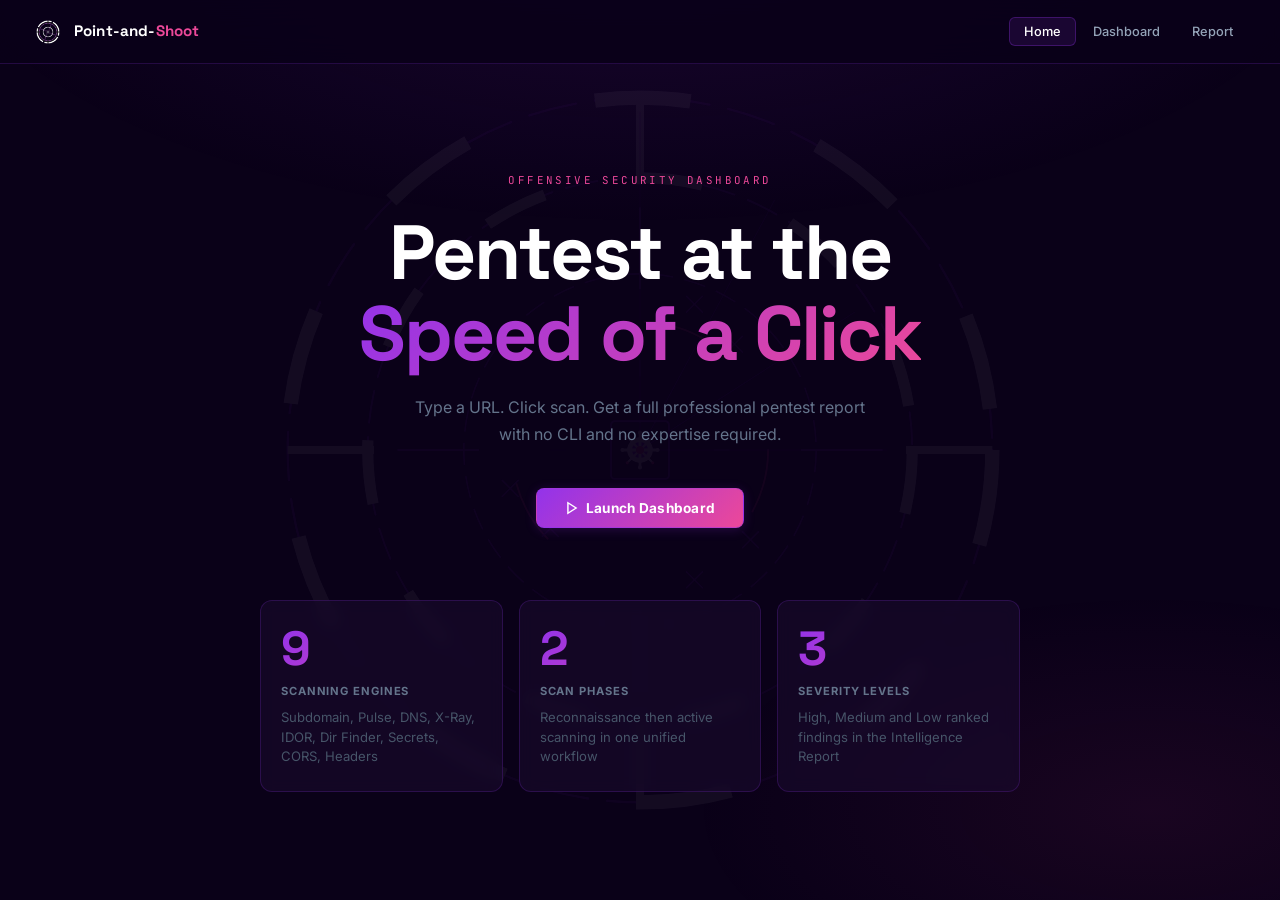
<file: index.html>
<!DOCTYPE html>
<html lang="en">
<head>
    <meta charset="UTF-8" />
    <meta name="viewport" content="width=device-width, initial-scale=1.0" />
    <title>Point-and-Shoot</title>
    <link rel="icon" type="image/png" href="assets/imgs/logo/icon.png" />
    <link rel="stylesheet" href="assets/css/root.css" />
    <link rel="stylesheet" href="assets/css/main.css" />
    <link rel="stylesheet" href="assets/css/components.css" />
    <link rel="stylesheet" href="assets/css/index.css" />
</head>
<body>
    <div id="app">

        <div class="page-bg">
            <svg class="crosshair-svg" viewBox="0 0 1024 1024" fill="none" xmlns="http://www.w3.org/2000/svg">
                <g class="ch-outer-ring">
                    <circle cx="512" cy="512" r="440" stroke="#9333ea" stroke-width="3" stroke-dasharray="60 24" stroke-linecap="round"/>
                    <circle cx="512" cy="512" r="440" stroke="white" stroke-width="18" stroke-dasharray="120 168" stroke-linecap="butt"/>
                </g>
                <g class="ch-mid-ring">
                    <circle cx="512" cy="512" r="340" stroke="#9333ea" stroke-width="2.5" stroke-dasharray="40 18" stroke-linecap="round"/>
                    <circle cx="512" cy="512" r="340" stroke="white" stroke-width="14" stroke-dasharray="80 120" stroke-linecap="butt"/>
                </g>
                <g class="ch-inner-ring">
                    <circle cx="512" cy="512" r="220" stroke="#9333ea" stroke-width="2" stroke-dasharray="28 14"/>
                </g>
                <g class="ch-lock-ring">
                    <circle cx="512" cy="512" r="160" stroke="#ec4899" stroke-width="2.5" stroke-dasharray="80 300" stroke-linecap="round"/>
                </g>
                <g class="ch-crosshair" stroke="white" stroke-width="10" stroke-linecap="butt">
                    <line x1="512" y1="72"  x2="512" y2="180"/>
                    <line x1="512" y1="844" x2="512" y2="952"/>
                    <line x1="72"  y1="512" x2="180" y2="512"/>
                    <line x1="844" y1="512" x2="952" y2="512"/>
                </g>
                <g class="ch-crosshair" stroke="#9333ea" stroke-width="2.5" stroke-linecap="round">
                    <line x1="512" y1="210" x2="512" y2="310"/>
                    <line x1="512" y1="714" x2="512" y2="814"/>
                    <line x1="210" y1="512" x2="310" y2="512"/>
                    <line x1="714" y1="512" x2="814" y2="512"/>
                </g>
                <g class="ch-scan-line" stroke="#9333ea" stroke-width="1.5" stroke-linecap="round" opacity="0.6">
                    <line x1="512" y1="512" x2="512" y2="90"/>
                    <line x1="512" y1="512" x2="680" y2="200"/>
                    <line x1="512" y1="512" x2="780" y2="340"/>
                    <line x1="512" y1="512" x2="820" y2="512"/>
                </g>
                <g class="ch-crosshair" stroke="#9333ea" stroke-width="2" stroke-linecap="round">
                    <line x1="570" y1="340" x2="590" y2="320"/>
                    <line x1="590" y1="340" x2="570" y2="320"/>
                    <line x1="620" y1="390" x2="640" y2="370"/>
                    <line x1="640" y1="390" x2="620" y2="370"/>
                    <line x1="390" y1="620" x2="410" y2="600"/>
                    <line x1="410" y1="620" x2="390" y2="600"/>
                    <line x1="340" y1="570" x2="360" y2="550"/>
                    <line x1="360" y1="570" x2="340" y2="550"/>
                    <line x1="570" y1="684" x2="590" y2="664"/>
                    <line x1="590" y1="684" x2="570" y2="664"/>
                    <line x1="640" y1="634" x2="660" y2="614"/>
                    <line x1="660" y1="634" x2="640" y2="614"/>
                </g>
                <rect class="ch-crosshair" x="476" y="476" width="72" height="72" rx="4" stroke="#9333ea" stroke-width="2.5" fill="none"/>
                <g class="ch-dot">
                    <circle cx="512" cy="512" r="16" fill="white"/>
                    <circle cx="512" cy="512" r="10" fill="#9333ea"/>
                    <circle cx="512" cy="512" r="4"  fill="white"/>
                </g>
                <g class="ch-star">
                    <line x1="512" y1="490" x2="512" y2="534" stroke="white" stroke-width="3.5" stroke-linecap="round"/>
                    <line x1="490" y1="512" x2="534" y2="512" stroke="white" stroke-width="3.5" stroke-linecap="round"/>
                    <line x1="496" y1="496" x2="528" y2="528" stroke="white" stroke-width="2.5" stroke-linecap="round"/>
                    <line x1="528" y1="496" x2="496" y2="528" stroke="white" stroke-width="2.5" stroke-linecap="round"/>
                    <circle cx="512" cy="512" r="5" fill="#ec4899"/>
                    <circle cx="512" cy="490" r="2.5" fill="white"/>
                    <circle cx="512" cy="534" r="2.5" fill="white"/>
                    <circle cx="490" cy="512" r="2.5" fill="white"/>
                    <circle cx="534" cy="512" r="2.5" fill="white"/>
                    <circle cx="496" cy="496" r="2" fill="#ec4899"/>
                    <circle cx="528" cy="528" r="2" fill="#ec4899"/>
                    <circle cx="528" cy="496" r="2" fill="#ec4899"/>
                    <circle cx="496" cy="528" r="2" fill="#ec4899"/>
                </g>
                <g class="ch-crosshair" stroke="#9333ea" stroke-width="1.5" opacity="0.4">
                    <line x1="512" y1="400" x2="512" y2="420"/>
                    <line x1="512" y1="604" x2="512" y2="624"/>
                    <line x1="400" y1="512" x2="420" y2="512"/>
                    <line x1="604" y1="512" x2="624" y2="512"/>
                </g>
            </svg>
        </div>

        <nav class="navbar">
            <div class="navbar-brand">
                <div class="navbar-logo">
                    <img src="assets/imgs/logo/icon.png" alt="Point-and-Shoot" />
                </div>
                <span class="navbar-brand-name">Point-and-<span>Shoot</span></span>
            </div>
            <div class="navbar-nav">
                <button class="nav-link active">Home</button>
                <button class="nav-link" onclick="location.href='dashboard'">Dashboard</button>
                <button class="nav-link" onclick="location.href='report'">Report</button>
            </div>
        </nav>

        <main class="landing">
            <div class="landing-content">

                <p class="landing-eyebrow">Offensive Security Dashboard</p>

                <h1 class="landing-title">
                    Pentest at the<br/>
                    <span class="gradient-text">Speed of a Click</span>
                </h1>

                <p class="landing-sub">
                    Type a URL. Click scan. Get a full professional pentest report with no CLI and no expertise required.
                </p>

                <div class="landing-cta">
                    <button class="btn btn-scan" onclick="location.href='dashboard'">
                        <svg width="14" height="14" viewBox="0 0 24 24" fill="none" stroke="currentColor" stroke-width="2.5"><polygon points="5 3 19 12 5 21 5 3"/></svg>
                        Launch Dashboard
                    </button>
                </div>

                <div class="landing-cards">
                    <div class="landing-card">
                        <div class="landing-card-num">9</div>
                        <div class="landing-card-label">Scanning Engines</div>
                        <div class="landing-card-desc">Subdomain, Pulse, DNS, X-Ray, IDOR, Dir Finder, Secrets, CORS, Headers</div>
                    </div>
                    <div class="landing-card">
                        <div class="landing-card-num">2</div>
                        <div class="landing-card-label">Scan Phases</div>
                        <div class="landing-card-desc">Reconnaissance then active scanning in one unified workflow</div>
                    </div>
                    <div class="landing-card">
                        <div class="landing-card-num">3</div>
                        <div class="landing-card-label">Severity Levels</div>
                        <div class="landing-card-desc">High, Medium and Low ranked findings in the Intelligence Report</div>
                    </div>
                </div>

            </div>
        </main>

    </div>
</body>
</html>
</file>
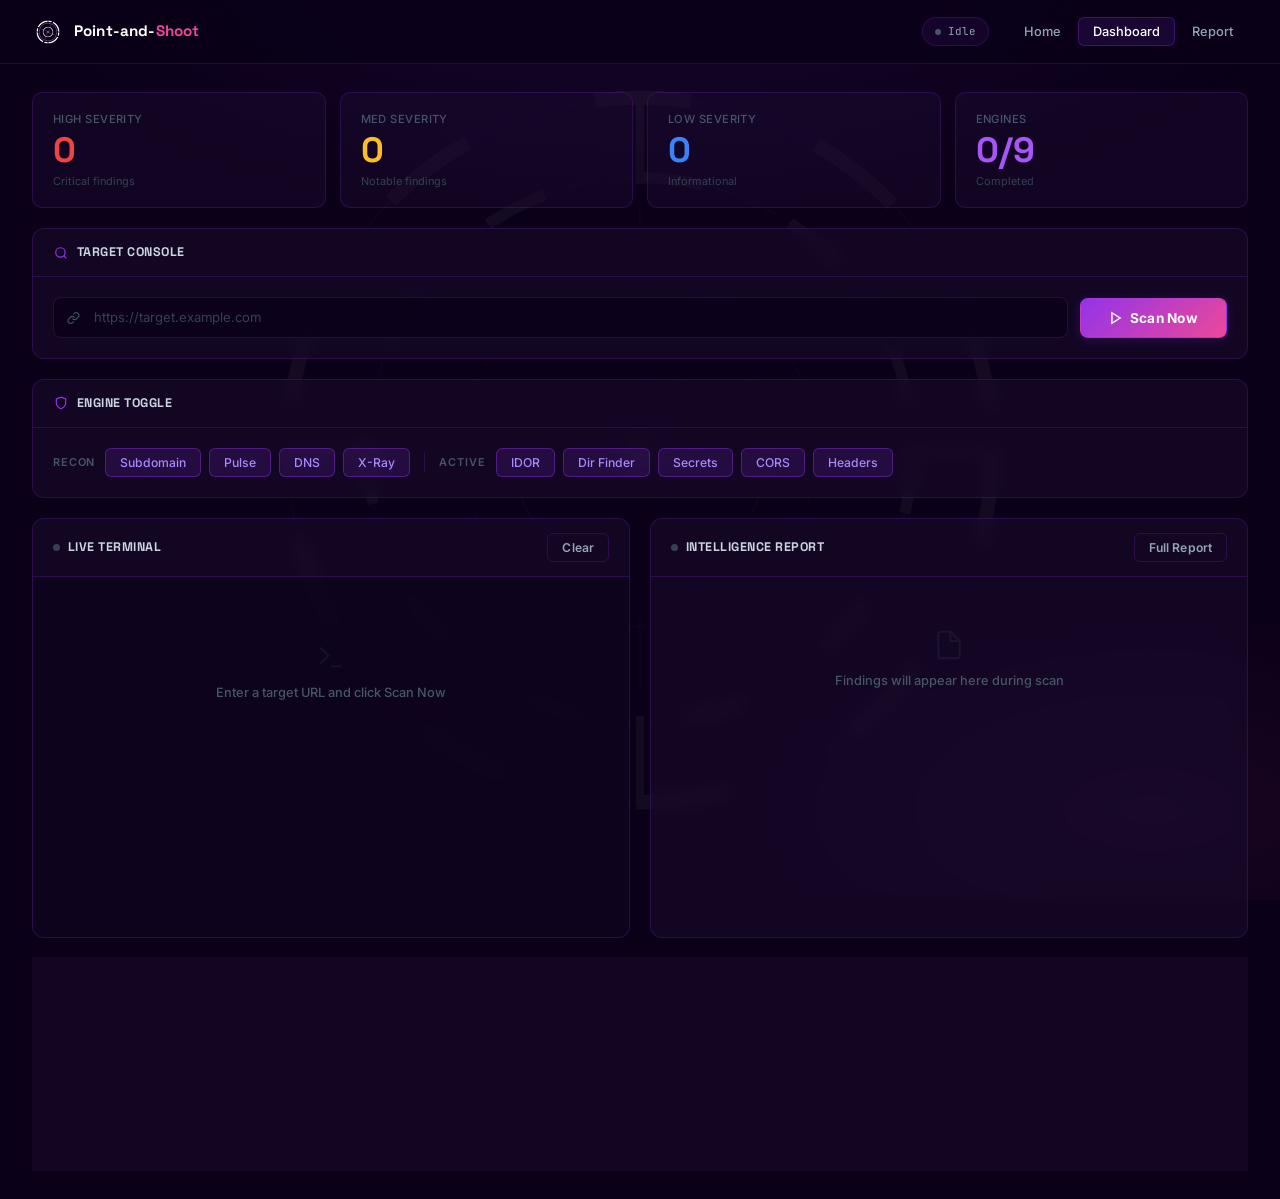
<file: dashboard.html>
<!DOCTYPE html>
<html lang="en">
<head>
    <meta charset="UTF-8" />
    <meta name="viewport" content="width=device-width, initial-scale=1.0" />
    <title>Dashboard — Point-and-Shoot</title>
    <link rel="icon" type="image/png" href="assets/imgs/logo/icon.png" />
    <link rel="stylesheet" href="assets/css/root.css" />
    <link rel="stylesheet" href="assets/css/main.css" />
    <link rel="stylesheet" href="assets/css/components.css" />
    <link rel="stylesheet" href="assets/css/dashboard.css" />
</head>
<body>
    <div id="app" class="dashboard-layout">

        <div class="page-bg">
            <svg class="crosshair-svg" viewBox="0 0 1024 1024" fill="none" xmlns="http://www.w3.org/2000/svg">
                <g class="ch-outer-ring">
                    <circle cx="512" cy="512" r="440" stroke="#9333ea" stroke-width="3" stroke-dasharray="60 24" stroke-linecap="round"/>
                    <circle cx="512" cy="512" r="440" stroke="white" stroke-width="18" stroke-dasharray="120 168" stroke-linecap="butt"/>
                </g>
                <g class="ch-mid-ring">
                    <circle cx="512" cy="512" r="340" stroke="#9333ea" stroke-width="2.5" stroke-dasharray="40 18" stroke-linecap="round"/>
                    <circle cx="512" cy="512" r="340" stroke="white" stroke-width="14" stroke-dasharray="80 120" stroke-linecap="butt"/>
                </g>
                <g class="ch-inner-ring">
                    <circle cx="512" cy="512" r="220" stroke="#9333ea" stroke-width="2" stroke-dasharray="28 14"/>
                </g>
                <g class="ch-lock-ring">
                    <circle cx="512" cy="512" r="160" stroke="#ec4899" stroke-width="2.5" stroke-dasharray="80 300" stroke-linecap="round"/>
                </g>
                <g class="ch-crosshair" stroke="white" stroke-width="10" stroke-linecap="butt">
                    <line x1="512" y1="72"  x2="512" y2="180"/>
                    <line x1="512" y1="844" x2="512" y2="952"/>
                    <line x1="72"  y1="512" x2="180" y2="512"/>
                    <line x1="844" y1="512" x2="952" y2="512"/>
                </g>
                <g class="ch-crosshair" stroke="#9333ea" stroke-width="2.5" stroke-linecap="round">
                    <line x1="512" y1="210" x2="512" y2="310"/>
                    <line x1="512" y1="714" x2="512" y2="814"/>
                    <line x1="210" y1="512" x2="310" y2="512"/>
                    <line x1="714" y1="512" x2="814" y2="512"/>
                </g>
                <g class="ch-scan-line" stroke="#9333ea" stroke-width="1.5" stroke-linecap="round" opacity="0.6">
                    <line x1="512" y1="512" x2="512" y2="90"/>
                    <line x1="512" y1="512" x2="680" y2="200"/>
                    <line x1="512" y1="512" x2="780" y2="340"/>
                    <line x1="512" y1="512" x2="820" y2="512"/>
                </g>
                <g class="ch-crosshair" stroke="#9333ea" stroke-width="2" stroke-linecap="round">
                    <line x1="570" y1="340" x2="590" y2="320"/>
                    <line x1="590" y1="340" x2="570" y2="320"/>
                    <line x1="620" y1="390" x2="640" y2="370"/>
                    <line x1="640" y1="390" x2="620" y2="370"/>
                    <line x1="390" y1="620" x2="410" y2="600"/>
                    <line x1="410" y1="620" x2="390" y2="600"/>
                    <line x1="340" y1="570" x2="360" y2="550"/>
                    <line x1="360" y1="570" x2="340" y2="550"/>
                    <line x1="570" y1="684" x2="590" y2="664"/>
                    <line x1="590" y1="684" x2="570" y2="664"/>
                    <line x1="640" y1="634" x2="660" y2="614"/>
                    <line x1="660" y1="634" x2="640" y2="614"/>
                </g>
                <rect class="ch-crosshair" x="476" y="476" width="72" height="72" rx="4" stroke="#9333ea" stroke-width="2.5" fill="none"/>
                <g class="ch-dot">
                    <circle cx="512" cy="512" r="16" fill="white"/>
                    <circle cx="512" cy="512" r="10" fill="#9333ea"/>
                    <circle cx="512" cy="512" r="4"  fill="white"/>
                </g>
                <g class="ch-star">
                    <line x1="512" y1="490" x2="512" y2="534" stroke="white" stroke-width="3.5" stroke-linecap="round"/>
                    <line x1="490" y1="512" x2="534" y2="512" stroke="white" stroke-width="3.5" stroke-linecap="round"/>
                    <line x1="496" y1="496" x2="528" y2="528" stroke="white" stroke-width="2.5" stroke-linecap="round"/>
                    <line x1="528" y1="496" x2="496" y2="528" stroke="white" stroke-width="2.5" stroke-linecap="round"/>
                    <circle cx="512" cy="512" r="5" fill="#ec4899"/>
                    <circle cx="512" cy="490" r="2.5" fill="white"/>
                    <circle cx="512" cy="534" r="2.5" fill="white"/>
                    <circle cx="490" cy="512" r="2.5" fill="white"/>
                    <circle cx="534" cy="512" r="2.5" fill="white"/>
                    <circle cx="496" cy="496" r="2" fill="#ec4899"/>
                    <circle cx="528" cy="528" r="2" fill="#ec4899"/>
                    <circle cx="528" cy="496" r="2" fill="#ec4899"/>
                    <circle cx="496" cy="528" r="2" fill="#ec4899"/>
                </g>
                <g class="ch-crosshair" stroke="#9333ea" stroke-width="1.5" opacity="0.4">
                    <line x1="512" y1="400" x2="512" y2="420"/>
                    <line x1="512" y1="604" x2="512" y2="624"/>
                    <line x1="400" y1="512" x2="420" y2="512"/>
                    <line x1="604" y1="512" x2="624" y2="512"/>
                </g>
            </svg>
        </div>

        <nav class="navbar">
            <div class="navbar-brand">
                <div class="navbar-logo">
                    <img src="assets/imgs/logo/icon.png" alt="Point-and-Shoot" />
                </div>
                <span class="navbar-brand-name">Point-and-<span>Shoot</span></span>
            </div>
            <div class="navbar-right">
                <div class="status-pill">
                    <span class="status-dot idle" id="statusDot"></span>
                    <span id="statusText">Idle</span>
                </div>
                <div class="navbar-nav">
                    <button class="nav-link" onclick="location.href='/'">Home</button>
                    <button class="nav-link active">Dashboard</button>
                    <button class="nav-link" onclick="location.href='report'">Report</button>
                </div>
            </div>
        </nav>

        <main class="dashboard-main">

            <div class="stats-grid">
                <div class="stat-card">
                    <div class="stat-label">High Severity</div>
                    <div class="stat-value high" id="statHigh">0</div>
                    <div class="stat-sub">Critical findings</div>
                </div>
                <div class="stat-card">
                    <div class="stat-label">Med Severity</div>
                    <div class="stat-value med" id="statMed">0</div>
                    <div class="stat-sub">Notable findings</div>
                </div>
                <div class="stat-card">
                    <div class="stat-label">Low Severity</div>
                    <div class="stat-value low" id="statLow">0</div>
                    <div class="stat-sub">Informational</div>
                </div>
                <div class="stat-card">
                    <div class="stat-label">Engines</div>
                    <div class="stat-value good" id="statEngines">0/9</div>
                    <div class="stat-sub">Completed</div>
                </div>
            </div>

            <div class="card">
                <div class="card-header">
                    <span class="card-title">
                        <span class="card-title-icon">
                            <svg width="14" height="14" viewBox="0 0 24 24" fill="none" stroke="currentColor" stroke-width="2"><circle cx="11" cy="11" r="8"/><path d="m21 21-4.35-4.35"/></svg>
                        </span>
                        Target Console
                    </span>
                </div>
                <div class="card-body">
                    <div class="target-row">
                        <div class="input-wrap">
                            <span class="input-icon">
                                <svg width="13" height="13" viewBox="0 0 24 24" fill="none" stroke="currentColor" stroke-width="2"><path d="M10 13a5 5 0 0 0 7.54.54l3-3a5 5 0 0 0-7.07-7.07l-1.72 1.71"/><path d="M14 11a5 5 0 0 0-7.54-.54l-3 3a5 5 0 0 0 7.07 7.07l1.71-1.71"/></svg>
                            </span>
                            <input type="url" class="input-field" id="targetInput" placeholder="https://target.example.com" autocomplete="off" spellcheck="false"/>
                        </div>
                        <button class="btn btn-scan" id="scanBtn">
                            <svg width="14" height="14" viewBox="0 0 24 24" fill="none" stroke="currentColor" stroke-width="2.5"><polygon points="5 3 19 12 5 21 5 3"/></svg>
                            Scan Now
                        </button>
                    </div>
                    <div id="progressWrapper" class="progress-row" style="display:none;">
                        <div class="progress-meta">
                            <span class="progress-label" id="progressLabel">Initializing...</span>
                            <span class="progress-pct" id="progressPct">0%</span>
                        </div>
                        <div class="progress-track">
                            <div class="progress-fill" id="progressFill" style="width:0%"></div>
                        </div>
                    </div>
                </div>
            </div>

            <div class="card">
                <div class="card-header">
                    <span class="card-title">
                        <span class="card-title-icon">
                            <svg width="14" height="14" viewBox="0 0 24 24" fill="none" stroke="currentColor" stroke-width="2"><path d="M12 22s8-4 8-10V5l-8-3-8 3v7c0 6 8 10 8 10z"/></svg>
                        </span>
                        Engine Toggle
                    </span>
                </div>
                <div class="card-body">
                    <div class="toggle-row" id="toggleDeck">
                        <span class="toggle-label">Recon</span>
                        <button class="toggle-btn active" data-engine="subdomain">Subdomain</button>
                        <button class="toggle-btn active" data-engine="pulse">Pulse</button>
                        <button class="toggle-btn active" data-engine="dns">DNS</button>
                        <button class="toggle-btn active" data-engine="xray">X-Ray</button>
                        <div class="toggle-separator"></div>
                        <span class="toggle-label">Active</span>
                        <button class="toggle-btn active" data-engine="idor">IDOR</button>
                        <button class="toggle-btn active" data-engine="dirfinder">Dir Finder</button>
                        <button class="toggle-btn active" data-engine="secrets">Secrets</button>
                        <button class="toggle-btn active" data-engine="cors">CORS</button>
                        <button class="toggle-btn active" data-engine="headers">Headers</button>
                    </div>
                </div>
            </div>

            <div class="workspace-grid">
                <div class="card">
                    <div class="card-header">
                        <span class="card-title">
                            <span class="live-dot inactive" id="termDot"></span>
                            Live Terminal
                        </span>
                        <button class="btn btn-ghost btn-sm" onclick="document.getElementById('terminalBody').innerHTML=''">Clear</button>
                    </div>
                    <div class="terminal-body" id="terminalBody">
                        <div class="empty-state">
                            <svg width="32" height="32" viewBox="0 0 24 24" fill="none" stroke="currentColor" stroke-width="1.5"><polyline points="4 17 10 11 4 5"/><line x1="12" y1="19" x2="20" y2="19"/></svg>
                            <span class="empty-state-text">Enter a target URL and click Scan Now</span>
                        </div>
                    </div>
                </div>
                <div class="card">
                    <div class="card-header">
                        <span class="card-title">
                            <span class="live-dot inactive" id="reportDot"></span>
                            Intelligence Report
                        </span>
                        <button class="btn btn-ghost btn-sm" onclick="location.href='report'">Full Report</button>
                    </div>
                    <div class="intelligence-body" id="intelligenceBody">
                        <div class="empty-state">
                            <svg width="32" height="32" viewBox="0 0 24 24" fill="none" stroke="currentColor" stroke-width="1.5"><path d="M13 2H6a2 2 0 0 0-2 2v16a2 2 0 0 0 2 2h12a2 2 0 0 0 2-2V9z"/><polyline points="13 2 13 9 20 9"/></svg>
                            <span class="empty-state-text">Findings will appear here during scan</span>
                        </div>
                    </div>
                </div>
            </div>

            <div class="card">
                <div class="card-header">
                    <span class="card-title">
                        <span class="card-title-icon">
                            <svg width="14" height="14" viewBox="0 0 24 24" fill="none" stroke="currentColor" stroke-width="2"><rect x="2" y="3" width="20" height="14" rx="2"/><line x1="8" y1="21" x2="16" y2="21"/><line x1="12" y1="17" x2="12" y2="21"/></svg>
                        </span>
                        Engine Status
                    </span>
                </div>
                <div class="engine-grid" id="engineGrid">
                    <div class="engine-chip" data-engine-status="subdomain"><span class="status-dot idle"></span><span class="engine-chip-name">Subdomain Enumerator</span></div>
                    <div class="engine-chip" data-engine-status="pulse"><span class="status-dot idle"></span><span class="engine-chip-name">Pulse Checker</span></div>
                    <div class="engine-chip" data-engine-status="dns"><span class="status-dot idle"></span><span class="engine-chip-name">DNS Investigator</span></div>
                    <div class="engine-chip" data-engine-status="xray"><span class="status-dot idle"></span><span class="engine-chip-name">Tech Stack X-Ray</span></div>
                    <div class="engine-chip" data-engine-status="idor"><span class="status-dot idle"></span><span class="engine-chip-name">IDOR Hunter</span></div>
                    <div class="engine-chip" data-engine-status="dirfinder"><span class="status-dot idle"></span><span class="engine-chip-name">Directory Finder</span></div>
                    <div class="engine-chip" data-engine-status="secrets"><span class="status-dot idle"></span><span class="engine-chip-name">Secret Sniffer</span></div>
                    <div class="engine-chip" data-engine-status="cors"><span class="status-dot idle"></span><span class="engine-chip-name">CORS Interrogator</span></div>
                    <div class="engine-chip" data-engine-status="headers"><span class="status-dot idle"></span><span class="engine-chip-name">Header Analyzer</span></div>
                </div>
            </div>

        </main>
    </div>

    <script src="assets/js/models/scanModel.js"></script>
    <script src="assets/js/models/reportModel.js"></script>
    <script src="assets/js/api.js"></script>
    <script src="assets/js/views/terminalView.js"></script>
    <script src="assets/js/views/toggleView.js"></script>
    <script src="assets/js/views/dashboardView.js"></script>
    <script src="assets/js/controllers/dashboardController.js"></script>
    <script src="assets/js/app.js"></script>
</body>
</html>
</file>
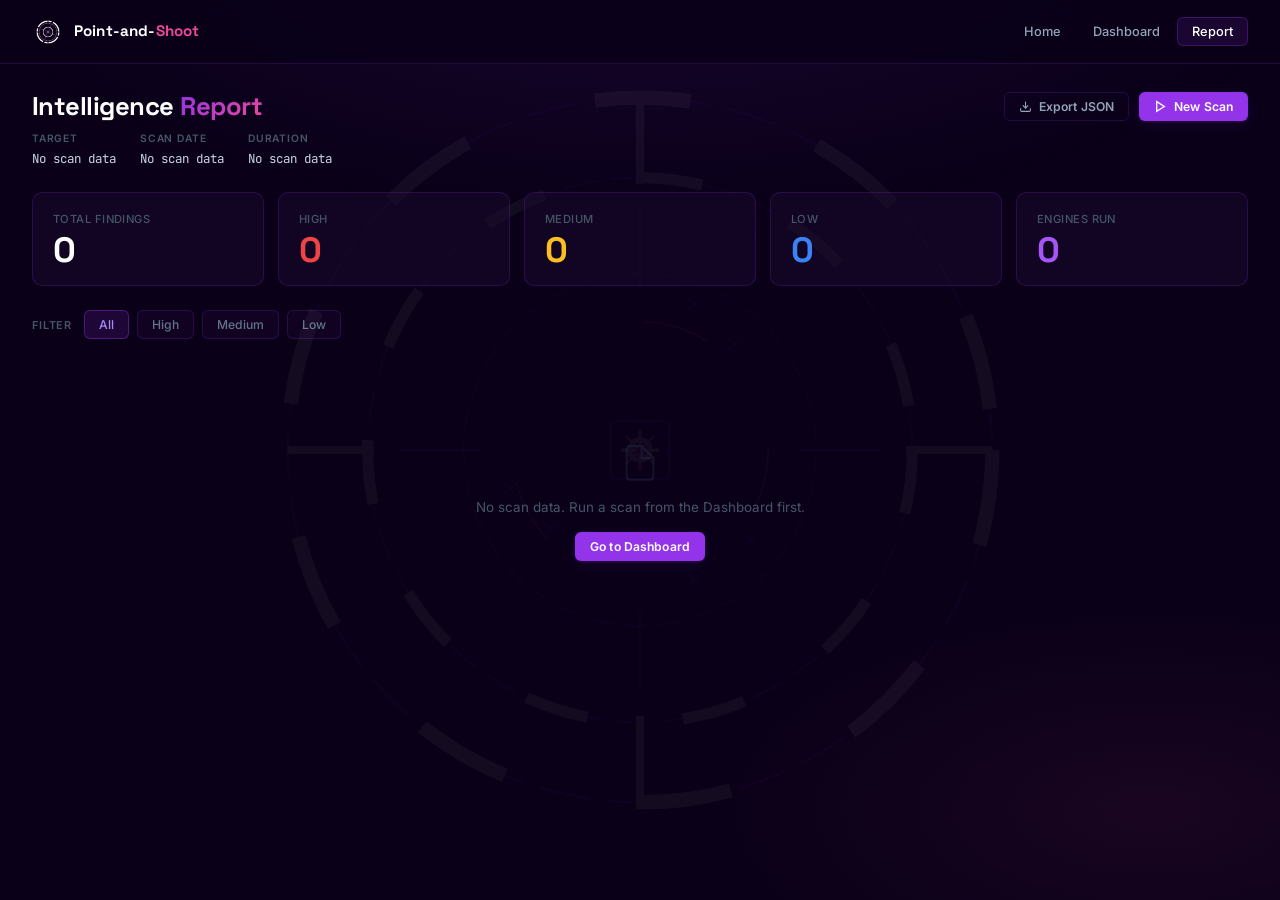
<file: report.html>
<!DOCTYPE html>
<html lang="en">
<head>
    <meta charset="UTF-8" />
    <meta name="viewport" content="width=device-width, initial-scale=1.0" />
    <title>Report — Point-and-Shoot</title>
    <link rel="icon" type="image/png" href="assets/imgs/logo/icon.png" />
    <link rel="stylesheet" href="assets/css/root.css" />
    <link rel="stylesheet" href="assets/css/main.css" />
    <link rel="stylesheet" href="assets/css/components.css" />
    <link rel="stylesheet" href="assets/css/report.css" />
</head>
<body>
    <div id="app" class="report-layout">

        <div class="page-bg">
            <svg class="crosshair-svg" viewBox="0 0 1024 1024" fill="none" xmlns="http://www.w3.org/2000/svg">
                <g class="ch-outer-ring">
                    <circle cx="512" cy="512" r="440" stroke="#9333ea" stroke-width="3" stroke-dasharray="60 24" stroke-linecap="round"/>
                    <circle cx="512" cy="512" r="440" stroke="white" stroke-width="18" stroke-dasharray="120 168" stroke-linecap="butt"/>
                </g>
                <g class="ch-mid-ring">
                    <circle cx="512" cy="512" r="340" stroke="#9333ea" stroke-width="2.5" stroke-dasharray="40 18" stroke-linecap="round"/>
                    <circle cx="512" cy="512" r="340" stroke="white" stroke-width="14" stroke-dasharray="80 120" stroke-linecap="butt"/>
                </g>
                <g class="ch-inner-ring">
                    <circle cx="512" cy="512" r="220" stroke="#9333ea" stroke-width="2" stroke-dasharray="28 14"/>
                </g>
                <g class="ch-lock-ring">
                    <circle cx="512" cy="512" r="160" stroke="#ec4899" stroke-width="2.5" stroke-dasharray="80 300" stroke-linecap="round"/>
                </g>
                <g class="ch-crosshair" stroke="white" stroke-width="10" stroke-linecap="butt">
                    <line x1="512" y1="72"  x2="512" y2="180"/>
                    <line x1="512" y1="844" x2="512" y2="952"/>
                    <line x1="72"  y1="512" x2="180" y2="512"/>
                    <line x1="844" y1="512" x2="952" y2="512"/>
                </g>
                <g class="ch-crosshair" stroke="#9333ea" stroke-width="2.5" stroke-linecap="round">
                    <line x1="512" y1="210" x2="512" y2="310"/>
                    <line x1="512" y1="714" x2="512" y2="814"/>
                    <line x1="210" y1="512" x2="310" y2="512"/>
                    <line x1="714" y1="512" x2="814" y2="512"/>
                </g>
                <g class="ch-scan-line" stroke="#9333ea" stroke-width="1.5" stroke-linecap="round" opacity="0.6">
                    <line x1="512" y1="512" x2="512" y2="90"/>
                    <line x1="512" y1="512" x2="680" y2="200"/>
                    <line x1="512" y1="512" x2="780" y2="340"/>
                    <line x1="512" y1="512" x2="820" y2="512"/>
                </g>
                <g class="ch-crosshair" stroke="#9333ea" stroke-width="2" stroke-linecap="round">
                    <line x1="570" y1="340" x2="590" y2="320"/>
                    <line x1="590" y1="340" x2="570" y2="320"/>
                    <line x1="620" y1="390" x2="640" y2="370"/>
                    <line x1="640" y1="390" x2="620" y2="370"/>
                    <line x1="390" y1="620" x2="410" y2="600"/>
                    <line x1="410" y1="620" x2="390" y2="600"/>
                    <line x1="340" y1="570" x2="360" y2="550"/>
                    <line x1="360" y1="570" x2="340" y2="550"/>
                    <line x1="570" y1="684" x2="590" y2="664"/>
                    <line x1="590" y1="684" x2="570" y2="664"/>
                    <line x1="640" y1="634" x2="660" y2="614"/>
                    <line x1="660" y1="634" x2="640" y2="614"/>
                </g>
                <rect class="ch-crosshair" x="476" y="476" width="72" height="72" rx="4" stroke="#9333ea" stroke-width="2.5" fill="none"/>
                <g class="ch-dot">
                    <circle cx="512" cy="512" r="16" fill="white"/>
                    <circle cx="512" cy="512" r="10" fill="#9333ea"/>
                    <circle cx="512" cy="512" r="4"  fill="white"/>
                </g>
                <g class="ch-star">
                    <line x1="512" y1="490" x2="512" y2="534" stroke="white" stroke-width="3.5" stroke-linecap="round"/>
                    <line x1="490" y1="512" x2="534" y2="512" stroke="white" stroke-width="3.5" stroke-linecap="round"/>
                    <line x1="496" y1="496" x2="528" y2="528" stroke="white" stroke-width="2.5" stroke-linecap="round"/>
                    <line x1="528" y1="496" x2="496" y2="528" stroke="white" stroke-width="2.5" stroke-linecap="round"/>
                    <circle cx="512" cy="512" r="5" fill="#ec4899"/>
                    <circle cx="512" cy="490" r="2.5" fill="white"/>
                    <circle cx="512" cy="534" r="2.5" fill="white"/>
                    <circle cx="490" cy="512" r="2.5" fill="white"/>
                    <circle cx="534" cy="512" r="2.5" fill="white"/>
                    <circle cx="496" cy="496" r="2" fill="#ec4899"/>
                    <circle cx="528" cy="528" r="2" fill="#ec4899"/>
                    <circle cx="528" cy="496" r="2" fill="#ec4899"/>
                    <circle cx="496" cy="528" r="2" fill="#ec4899"/>
                </g>
                <g class="ch-crosshair" stroke="#9333ea" stroke-width="1.5" opacity="0.4">
                    <line x1="512" y1="400" x2="512" y2="420"/>
                    <line x1="512" y1="604" x2="512" y2="624"/>
                    <line x1="400" y1="512" x2="420" y2="512"/>
                    <line x1="604" y1="512" x2="624" y2="512"/>
                </g>
            </svg>
        </div>

        <nav class="navbar">
            <div class="navbar-brand">
                <div class="navbar-logo">
                    <img src="assets/imgs/logo/icon.png" alt="Point-and-Shoot" />
                </div>
                <span class="navbar-brand-name">Point-and-<span>Shoot</span></span>
            </div>
            <div class="navbar-nav">
                <button class="nav-link" onclick="location.href='/'">Home</button>
                <button class="nav-link" onclick="location.href='dashboard'">Dashboard</button>
                <button class="nav-link active">Report</button>
            </div>
        </nav>

        <main class="report-main">

            <div class="report-topbar">
                <div>
                    <h1 class="report-heading">Intelligence <span>Report</span></h1>
                    <div class="report-meta-row">
                        <div class="report-meta-item">
                            <span class="report-meta-label">Target</span>
                            <span class="report-meta-value" id="metaTarget">No scan data</span>
                        </div>
                        <div class="report-meta-item">
                            <span class="report-meta-label">Scan Date</span>
                            <span class="report-meta-value" id="metaDate">No scan data</span>
                        </div>
                        <div class="report-meta-item">
                            <span class="report-meta-label">Duration</span>
                            <span class="report-meta-value" id="metaDuration">No scan data</span>
                        </div>
                    </div>
                </div>
                <div class="report-actions">
                    <button class="btn btn-ghost btn-sm" id="btnExportJson">
                        <svg width="13" height="13" viewBox="0 0 24 24" fill="none" stroke="currentColor" stroke-width="2"><path d="M21 15v4a2 2 0 0 1-2 2H5a2 2 0 0 1-2-2v-4"/><polyline points="7 10 12 15 17 10"/><line x1="12" y1="15" x2="12" y2="3"/></svg>
                        Export JSON
                    </button>
                    <button class="btn btn-primary btn-sm" onclick="location.href='dashboard'">
                        <svg width="13" height="13" viewBox="0 0 24 24" fill="none" stroke="currentColor" stroke-width="2.5"><polygon points="5 3 19 12 5 21 5 3"/></svg>
                        New Scan
                    </button>
                </div>
            </div>

            <div class="report-stats-grid">
                <div class="stat-card">
                    <div class="stat-label">Total Findings</div>
                    <div class="stat-value" id="statTotal">0</div>
                </div>
                <div class="stat-card">
                    <div class="stat-label">High</div>
                    <div class="stat-value high" id="statHigh">0</div>
                </div>
                <div class="stat-card">
                    <div class="stat-label">Medium</div>
                    <div class="stat-value med" id="statMed">0</div>
                </div>
                <div class="stat-card">
                    <div class="stat-label">Low</div>
                    <div class="stat-value low" id="statLow">0</div>
                </div>
                <div class="stat-card">
                    <div class="stat-label">Engines Run</div>
                    <div class="stat-value good" id="statEngines">0</div>
                </div>
            </div>

            <div class="filter-bar">
                <span class="filter-bar-label">Filter</span>
                <button class="toggle-btn active" data-filter="all">All</button>
                <button class="toggle-btn" data-filter="high">High</button>
                <button class="toggle-btn" data-filter="med">Medium</button>
                <button class="toggle-btn" data-filter="low">Low</button>
            </div>

            <div class="findings-list" id="findingsList">
                <div class="report-empty">
                    <svg width="40" height="40" viewBox="0 0 24 24" fill="none" stroke="currentColor" stroke-width="1.2" style="color:var(--neutral-slate-700); opacity:0.3;"><path d="M13 2H6a2 2 0 0 0-2 2v16a2 2 0 0 0 2 2h12a2 2 0 0 0 2-2V9z"/><polyline points="13 2 13 9 20 9"/></svg>
                    <p class="report-empty-text">No scan data. Run a scan from the Dashboard first.</p>
                    <button class="btn btn-primary btn-sm" onclick="location.href='dashboard'">Go to Dashboard</button>
                </div>
            </div>

        </main>
    </div>

    <script src="assets/js/models/scanModel.js"></script>
    <script src="assets/js/models/reportModel.js"></script>
    <script src="assets/js/views/reportView.js"></script>
    <script src="assets/js/controllers/reportController.js"></script>
    <script src="assets/js/app.js"></script>
</body>
</html>
</file>
<file: assets/css/root.css>
:root {
    --dark-primary: #9333ea;
    --dark-secondary: #a855f7;
    --dark-accent: #ec4899;
    --dark-accent-2: #06b6d4;
    --dark-accent-3: #10b981;
    --dark-bg-primary: #0a0118;
    --dark-bg-secondary: #1a0b2e;
    --dark-bg-tertiary: #1a0b2e;
    --dark-bg-quaternary: #1a0b2e;
    --dark-text: #f8fafc;
    --dark-border: rgba(147, 51, 234, 0.2);
    --dark-shadow: rgba(147, 51, 234, 0.1);

    --light-primary: #f59e0b;
    --light-secondary: #fbbf24;
    --light-accent: #ef4444;
    --light-accent-2: #3b82f6;
    --light-accent-3: #10b981;
    --light-bg-primary: #fef3c7;
    --light-bg-secondary: #ffffff;
    --light-bg-tertiary: #f9fafb;
    --light-bg-quaternary: #f1f5f9;
    --light-text: #0f172a;
    --light-border: rgba(245, 158, 11, 0.2);
    --light-shadow: rgba(245, 158, 11, 0.1);
    
    --white: #ffffff;
    --black: #000000;
    --transparent: transparent;
    
    --dark-500: #8b5cf6;
    --dark-600: #7c3aed;
    --dark-700: #6d28d9;
    --dark-800: #5b21b6;
    --dark-900: #4c1d95;
    --dark-400: #a78bfa;
    
    --accent-1-500: #ec4899;
    --accent-1-400: #e879f9;
    --accent-1-600: #db2777;
    --accent-1-700: #be185d;
    --accent-1-800: #9d174d;
    --accent-1-900: #831843;
    
    --warn-2-500: #f97316;
    --warn-2-600: #ea580c;
    --warn-300: #fcd34d;
    --warn-400: #facc15;
    --warn-500: #eab308;
    
    --error-500: #ef4444;
    --error-600: #dc2626;
    
    --info-500: #3b82f6;
    --info-600: #2563eb;
    
    --cyan-500: #06b6d4;
    
    --success-2-500: #10b981;
    --success-2-20: rgba(16, 185, 129, 0.2);
    
    --neutral-slate-200: #e2e8f0;
    --neutral-slate-300: #cbd5e1;
    --neutral-slate-400: #94a3b8;
    --neutral-slate-500: #64748b;
    --neutral-slate-600: #475569;
    --neutral-slate-700: #334155;
    --neutral-slate-800: #1e293b;
    --neutral-slate-900: #0f172a;
    
    --neutral-gray-100: #f3f4f6;
    --neutral-gray-200: #e5e7eb;
    --neutral-gray-300: #d1d5db;
    --neutral-gray-400: #9ca3af;
    --neutral-gray-500: #6b7280;
    --neutral-gray-600: #4b5563;
    --neutral-gray-700: #374151;
    --neutral-gray-800: #1f2937;
    --neutral-gray-900: #111827;
    
    --moon-base: #cbd5e1;
    --moon-shadow: #94a3b8;
    --red-sun: #ff4444;
    --urgent-red: #ef4444;
    --urgent-orange: #f97316;
    --urgent-dark-red: #dc2626;
    --urgent-dark-orange: #ea580c;
    
    --dark-bg-gradient-1: rgba(120, 119, 198, 0.2);
    --dark-bg-gradient-2: rgba(255, 119, 198, 0.15);
    --dark-bg-gradient-3: rgba(120, 219, 255, 0.1);
    --dark-bg-gradient-4: rgba(255, 152, 0, 0.1);
    --dark-bg-gradient-start: #0e0620;
    --dark-bg-gradient-mid-1: #1a0b2e;
    --dark-bg-gradient-mid-2: #1c0e34;
    --dark-bg-gradient-end: #120926;
    
    --white-02: rgba(255, 255, 255, 0.02);
    --white-03: rgba(255, 255, 255, 0.03);
    --white-04: rgba(255, 255, 255, 0.04);
    --white-05: rgba(255, 255, 255, 0.05);
    --white-06: rgba(255, 255, 255, 0.06);
    --white-08: rgba(255, 255, 255, 0.08);
    --white-10: rgba(255, 255, 255, 0.1);
    --white-12: rgba(255, 255, 255, 0.12);
    --white-15: rgba(255, 255, 255, 0.15);
    --white-18: rgba(255, 255, 255, 0.18);
    --white-20: rgba(255, 255, 255, 0.2);
    --white-25: rgba(255, 255, 255, 0.25);
    --white-30: rgba(255, 255, 255, 0.3);
    --white-40: rgba(255, 255, 255, 0.4);
    --white-50: rgba(255, 255, 255, 0.5);
    --white-70: rgba(255, 255, 255, 0.7);
    --white-80: rgba(255, 255, 255, 0.8);
    --white-90: rgba(255, 255, 255, 0.9);
    --white-95: rgba(255, 255, 255, 0.95);
    --white-96: rgba(255, 255, 255, 0.96);
    --white-97: rgba(255, 255, 255, 0.97);

    --black-02: rgba(0, 0, 0, 0.02);
    --black-03: rgba(0, 0, 0, 0.03);
    --black-04: rgba(0, 0, 0, 0.04);
    --black-05: rgba(0, 0, 0, 0.05);
    --black-06: rgba(0, 0, 0, 0.06);
    --black-08: rgba(0, 0, 0, 0.08);
    --black-10: rgba(0, 0, 0, 0.1);
    --black-12: rgba(0, 0, 0, 0.12);
    --black-15: rgba(0, 0, 0, 0.15);
    --black-20: rgba(0, 0, 0, 0.2);
    --black-25: rgba(0, 0, 0, 0.25);
    --black-30: rgba(0, 0, 0, 0.3);
    --black-40: rgba(0, 0, 0, 0.4);
    --black-50: rgba(0, 0, 0, 0.5);
    --black-70: rgba(0, 0, 0, 0.7);
    --black-80: rgba(0, 0, 0, 0.8);
    --black-90: rgba(0, 0, 0, 0.9);
    
    --dark-primary-05: rgba(147, 51, 234, 0.05);
    --dark-primary-08: rgba(147, 51, 234, 0.08);
    --dark-primary-10: rgba(147, 51, 234, 0.1);
    --dark-primary-12: rgba(147, 51, 234, 0.12);
    --dark-primary-15: rgba(147, 51, 234, 0.15);
    --dark-primary-20: rgba(147, 51, 234, 0.2);
    --dark-primary-25: rgba(147, 51, 234, 0.25);
    --dark-primary-30: rgba(147, 51, 234, 0.3);
    --dark-primary-40: rgba(147, 51, 234, 0.4);
    --dark-primary-50: rgba(147, 51, 234, 0.5);
    --dark-primary-60: rgba(147, 51, 234, 0.6);
    --dark-primary-70: rgba(147, 51, 234, 0.7);
    --dark-primary-80: rgba(147, 51, 234, 0.8);
    --dark-primary-90: rgba(147, 51, 234, 0.9);
    
    --dark-secondary-05: rgba(168, 85, 247, 0.05);
    --dark-secondary-15: rgba(168, 85, 247, 0.15);
    --dark-secondary-20: rgba(168, 85, 247, 0.2);
    --dark-secondary-25: rgba(168, 85, 247, 0.25);
    --dark-secondary-30: rgba(168, 85, 247, 0.3);
    --dark-secondary-40: rgba(168, 85, 247, 0.4);
    --dark-secondary-50: rgba(168, 85, 247, 0.5);
    --dark-secondary-60: rgba(168, 85, 247, 0.6);
    --dark-secondary-80: rgba(168, 85, 247, 0.8);
    
    --accent-1-primary-10: rgba(236, 72, 153, 0.1);
    --accent-1-primary-20: rgba(236, 72, 153, 0.2);
    --accent-1-primary-30: rgba(236, 72, 153, 0.3);
    --accent-1-primary-40: rgba(236, 72, 153, 0.4);
    --accent-1-primary-50: rgba(236, 72, 153, 0.5);
    --accent-1-primary-60: rgba(236, 72, 153, 0.6);
    
    --error-primary-30: rgba(239, 68, 68, 0.3);
    --error-primary-40: rgba(239, 68, 68, 0.4);
    --error-primary-60: rgba(239, 68, 68, 0.6);
    
    --info-primary-40: rgba(59, 130, 246, 0.4);
    
    --success-primary-30: rgba(34, 197, 94, 0.3);
    --success-primary-40: rgba(34, 197, 94, 0.4);
    --success-primary-60: rgba(34, 197, 94, 0.6);
    
    --sidebar-dark-bg: rgba(16, 8, 32, 0.96);
    --topbar-dark-bg: rgba(16, 8, 32, 0.96);
    --dropdown-dark-bg: rgba(16, 8, 32, 0.97);
    --tooltip-dark-bg: rgba(10, 1, 24, 0.95);
    --tooltip-dark-bg-30: rgba(10, 1, 24, 0.3);
    
    --dark-gradient-1: radial-gradient(circle at 20% 80%, var(--dark-bg-gradient-1) 0%, var(--transparent) 50%);
    --dark-gradient-2: radial-gradient(circle at 80% 20%, var(--dark-bg-gradient-2) 0%, var(--transparent) 50%);
    --dark-gradient-3: radial-gradient(circle at 40% 40%, var(--dark-bg-gradient-3) 0%, var(--transparent) 50%);
    --dark-gradient-main: linear-gradient(135deg, var(--dark-bg-gradient-start) 0%, var(--dark-bg-gradient-mid-1) 40%, var(--dark-bg-gradient-mid-2) 70%, var(--dark-bg-gradient-end) 100%);

    --success-primary: #22c55e;
    --success-secondary: #16a34a;
    --success-light: rgba(34, 197, 94, 0.1);
    --success-05: rgba(34, 197, 94, 0.05);
    --success-medium: rgba(34, 197, 94, 0.2);
    --success-border: rgba(34, 197, 94, 0.3);
    --success-hover: rgba(34, 197, 94, 0.2);
    --success-strong: rgba(34, 197, 94, 0.5);
    --success-shadow: rgba(34, 197, 94, 0.3);
    
    --error-primary: #ef4444;
    --error-secondary: #dc2626;
    --error-light: rgba(239, 68, 68, 0.1);
    --error-border: rgba(239, 68, 68, 0.3);
    --error-hover: rgba(239, 68, 68, 0.2);
    --error-shadow: rgba(239, 68, 68, 0.3);
    
    --warning-primary: #fbbf24;
    --warning-secondary: #f59e0b;
    --warning-light: rgba(251, 191, 36, 0.1);
    --warning-medium: rgba(251, 191, 36, 0.2);
    --warning-border: rgba(251, 191, 36, 0.3);
    --warning-hover: rgba(251, 191, 36, 0.5);
    --warning-strong: rgba(251, 191, 36, 0.4);
    --warning-shadow: rgba(251, 191, 36, 0.3);
    --warning-focus: rgba(251, 191, 36, 0.6);
    
    --info-primary: #3b82f6;
    --info-secondary: #2563eb;
    --info-light: rgba(59, 130, 246, 0.1);
    --info-medium: rgba(59, 130, 246, 0.15);
    --info-border: rgba(59, 130, 246, 0.3);
    --info-hover: rgba(59, 130, 246, 0.2);
    --info-strong: rgba(59, 130, 246, 0.4);
    --info-focus: rgba(59, 130, 246, 0.5);
    --info-shadow: rgba(59, 130, 246, 0.3);
    --info-secondary-10: rgba(37, 99, 235, 0.1);
    
    --neutral-light: #9ca3af;
    --neutral-medium: #6b7280;
    --neutral-dark: #374151;
    --neutral-bg-light: rgba(156, 163, 175, 0.1);
    --neutral-bg-medium: rgba(156, 163, 175, 0.2);
    --neutral-border: rgba(156, 163, 175, 0.3);
    --neutral-medium-bg: rgba(107, 114, 128, 0.1);
    --neutral-medium-border: rgba(107, 114, 128, 0.3);
    
    --brand-green: #10b981;
    --brand-blue: #3b82f6;
    --brand-yellow: #f59e0b;
    --brand-orange: #f97316;
    --brand-red: #ef4444;
    --brand-pink: #ec4899;
    --brand-purple: #8b5cf6;
    --brand-indigo: #6366f1;
    --brand-teal: #14b8a6;
    --brand-cyan: #06b6d4;
    
    --text-primary: #111827;
    --text-secondary: #6b7280;
    --text-tertiary: #9ca3af;
    --border-light: #e5e7eb;
    --border-medium: #d1d5db;
    --border-dark: #374151;
    --bg-primary: #ffffff;
    --bg-secondary: #f9fafb;
    --bg-tertiary: #f3f4f6;

    --dropdown-option-dark-bg: #1a1a2e;
    --dropdown-option-dark-text: #e0e0e0;
    --dropdown-option-dark-hover-bg: #2d2d44;
    --dropdown-option-dark-checked-bg: #3b82f6;
    
    --svg-arrow-dark: %23888;
    --svg-arrow-neutral: %23999;
}
</file>
<file: assets/css/main.css>
@import url('https://fonts.googleapis.com/css2?family=Inter:wght@300;400;500;600;700&family=JetBrains+Mono:wght@400;500;600&family=Clash+Display:wght@600;700&family=Space+Grotesk:wght@600;700;800&display=swap');

*, *::before, *::after {
    box-sizing: border-box;
    margin: 0;
    padding: 0;
}

html {
    font-size: 16px;
    scroll-behavior: smooth;
}

body {
    font-family: 'Inter', sans-serif;
    background-color: var(--dark-bg-primary);
    color: var(--dark-text);
    min-height: 100vh;
    overflow-x: hidden;
    line-height: 1.5;
    -webkit-font-smoothing: antialiased;
}

body::after {
    content: '';
    position: fixed;
    inset: 0;
    background:
        radial-gradient(ellipse 80% 50% at 50% -10%, rgba(147, 51, 234, 0.12) 0%, transparent 70%),
        radial-gradient(ellipse 60% 40% at 90% 90%, rgba(236, 72, 153, 0.07) 0%, transparent 60%);
    pointer-events: none;
    z-index: 0;
}

#app {
    position: relative;
    z-index: 1;
    min-height: 100vh;
    display: flex;
    flex-direction: column;
}

h1, h2, h3, h4, h5, h6 {
    font-family: 'Space Grotesk', sans-serif;
    line-height: 1.15;
    font-weight: 700;
}

code, pre, .mono {
    font-family: 'JetBrains Mono', monospace;
}

input, button, textarea, select {
    font-family: 'Inter', sans-serif;
    outline: none;
    border: none;
}

button { cursor: pointer; }
ul, ol { list-style: none; }
img { max-width: 100%; display: block; }
a { color: var(--dark-secondary); text-decoration: none; }

::-webkit-scrollbar { width: 5px; height: 5px; }
::-webkit-scrollbar-track { background: transparent; }
::-webkit-scrollbar-thumb { background: var(--dark-primary-20); border-radius: 99px; }
::-webkit-scrollbar-thumb:hover { background: var(--dark-primary-40); }
::selection { background: var(--dark-primary-30); color: var(--white); }

.container {
    width: 100%;
    max-width: 1440px;
    margin: 0 auto;
    padding: 0 32px;
}

@keyframes fadeUp {
    from { opacity: 0; transform: translateY(12px); }
    to   { opacity: 1; transform: translateY(0); }
}

@keyframes fadeIn {
    from { opacity: 0; }
    to   { opacity: 1; }
}

@keyframes pulse-ring {
    0%   { box-shadow: 0 0 0 0 var(--dark-primary-30); }
    70%  { box-shadow: 0 0 0 6px transparent; }
    100% { box-shadow: 0 0 0 0 transparent; }
}

@keyframes spin {
    to { transform: rotate(360deg); }
}

@keyframes blink {
    0%, 100% { opacity: 1; }
    50% { opacity: 0; }
}

@keyframes slide-up {
    from { opacity: 0; transform: translateY(6px); }
    to   { opacity: 1; transform: translateY(0); }
}

.page-bg {
    position: fixed;
    inset: 0;
    display: flex;
    align-items: center;
    justify-content: center;
    pointer-events: none;
    z-index: 0;
    overflow: hidden;
}

.crosshair-svg {
    width: min(820px, 95vw);
    height: min(820px, 95vw);
    opacity: 0.045;
}

.ch-outer-ring {
    animation: ch-spin-slow 18s linear infinite;
    transform-origin: 512px 512px;
}

.ch-mid-ring {
    animation: ch-spin-slow 12s linear infinite reverse;
    transform-origin: 512px 512px;
}

.ch-inner-ring {
    animation: ch-spin-slow 7s linear infinite;
    transform-origin: 512px 512px;
}

.ch-crosshair {
    animation: ch-pulse 3s ease-in-out infinite;
    transform-origin: 512px 512px;
}

.ch-dot {
    animation: ch-dot-pulse 2s ease-in-out infinite;
    transform-origin: 512px 512px;
}

.ch-lock-ring {
    animation: ch-lock 4s ease-in-out infinite;
    transform-origin: 512px 512px;
}

.ch-scan-line {
    animation: ch-scan 3s linear infinite;
    transform-origin: 512px 512px;
}

.ch-star {
    animation: ch-star-flash 2.4s ease-in-out infinite;
    transform-origin: 512px 512px;
}

@keyframes ch-spin-slow {
    from { transform: rotate(0deg); }
    to   { transform: rotate(360deg); }
}

@keyframes ch-pulse {
    0%, 100% { opacity: 1; }
    50%       { opacity: 0.5; }
}

@keyframes ch-dot-pulse {
    0%, 100% { transform: scale(1); opacity: 1; }
    50%       { transform: scale(1.5); opacity: 0.7; }
}

@keyframes ch-lock {
    0%, 100% { stroke-dashoffset: 0; opacity: 1; }
    50%       { stroke-dashoffset: 40; opacity: 0.4; }
}

@keyframes ch-scan {
    from { transform: rotate(0deg); }
    to   { transform: rotate(360deg); }
}

@keyframes ch-star-flash {
    0%, 100% { opacity: 0; transform: scale(0.4) rotate(0deg); }
    40%       { opacity: 1; transform: scale(1.2) rotate(20deg); }
    55%       { opacity: 1; transform: scale(0.9) rotate(-10deg); }
    70%       { opacity: 0.6; transform: scale(1.1) rotate(5deg); }
    85%       { opacity: 0; transform: scale(0.5) rotate(0deg); }
}
</file>
<file: assets/css/components.css>
.navbar {
    height: 64px;
    background: rgba(10, 1, 24, 0.88);
    border-bottom: 1px solid var(--dark-border);
    backdrop-filter: blur(20px);
    -webkit-backdrop-filter: blur(20px);
    display: flex;
    align-items: center;
    justify-content: space-between;
    padding: 0 32px;
    position: sticky;
    top: 0;
    z-index: 100;
}

.navbar-brand {
    display: flex;
    align-items: center;
    gap: 10px;
}

.navbar-logo {
    width: 32px;
    height: 32px;
    border-radius: 8px;
    overflow: hidden;
    flex-shrink: 0;
    display: flex;
    align-items: center;
    justify-content: center;
}

.navbar-logo img {
    width: 100%;
    height: 100%;
    object-fit: contain;
}

.navbar-brand-name {
    font-family: 'Space Grotesk', sans-serif;
    font-size: 0.95rem;
    font-weight: 700;
    color: var(--white);
    letter-spacing: 0.01em;
}

.navbar-brand-name span {
    color: var(--dark-accent);
}

.navbar-right {
    display: flex;
    align-items: center;
    gap: 20px;
}

.navbar-nav {
    display: flex;
    align-items: center;
    gap: 2px;
}

.nav-link {
    font-size: 0.8rem;
    font-weight: 500;
    color: var(--neutral-slate-400);
    padding: 6px 14px;
    border-radius: 6px;
    border: 1px solid transparent;
    background: transparent;
    cursor: pointer;
    transition: all 0.15s ease;
}

.nav-link:hover {
    color: var(--white);
    background: var(--dark-primary-08);
    border-color: var(--dark-border);
}

.nav-link.active {
    color: var(--white);
    background: var(--dark-primary-12);
    border-color: var(--dark-primary-30);
}

.status-pill {
    display: flex;
    align-items: center;
    gap: 7px;
    padding: 5px 12px;
    background: var(--dark-primary-08);
    border: 1px solid var(--dark-border);
    border-radius: 99px;
    font-family: 'JetBrains Mono', monospace;
    font-size: 0.68rem;
    color: var(--neutral-slate-400);
}

.status-dot {
    width: 6px;
    height: 6px;
    border-radius: 50%;
    flex-shrink: 0;
    transition: background 0.2s ease;
}

.status-dot.idle    { background: var(--neutral-slate-600); }
.status-dot.running { background: var(--warning-primary); animation: pulse-ring 1.2s ease-out infinite; }
.status-dot.done    { background: var(--success-primary); }
.status-dot.error   { background: var(--error-primary); }

.card {
    background: rgba(26, 11, 46, 0.55);
    border: 1px solid var(--dark-border);
    border-radius: 12px;
    overflow: hidden;
    backdrop-filter: blur(8px);
    transition: border-color 0.2s ease;
}

.card:hover {
    border-color: var(--dark-primary-25);
}

.card-header {
    display: flex;
    align-items: center;
    justify-content: space-between;
    padding: 14px 20px;
    border-bottom: 1px solid var(--dark-border);
}

.card-title {
    font-family: 'Space Grotesk', sans-serif;
    font-size: 0.78rem;
    font-weight: 700;
    color: var(--neutral-slate-300);
    letter-spacing: 0.04em;
    text-transform: uppercase;
    display: flex;
    align-items: center;
    gap: 8px;
}

.card-title-icon {
    width: 16px;
    height: 16px;
    display: flex;
    align-items: center;
    justify-content: center;
    color: var(--dark-primary);
    flex-shrink: 0;
}

.card-body {
    padding: 20px;
}

.btn {
    display: inline-flex;
    align-items: center;
    justify-content: center;
    gap: 7px;
    font-family: 'Inter', sans-serif;
    font-size: 0.82rem;
    font-weight: 600;
    border-radius: 8px;
    padding: 9px 20px;
    cursor: pointer;
    transition: all 0.15s ease;
    border: 1px solid transparent;
    letter-spacing: 0.01em;
    white-space: nowrap;
}

.btn-primary {
    background: var(--dark-primary);
    color: var(--white);
    border-color: var(--dark-primary-60);
    box-shadow: 0 1px 3px var(--dark-primary-20), 0 4px 16px var(--dark-primary-10);
}

.btn-primary:hover {
    background: var(--dark-600);
    box-shadow: 0 2px 8px var(--dark-primary-30), 0 8px 24px var(--dark-primary-15);
    transform: translateY(-1px);
}

.btn-scan {
    background: linear-gradient(135deg, var(--dark-primary) 0%, var(--dark-accent) 100%);
    color: var(--white);
    border-color: var(--dark-primary-40);
    font-size: 0.85rem;
    font-weight: 700;
    padding: 11px 28px;
    box-shadow: 0 2px 12px var(--dark-primary-20);
    letter-spacing: 0.02em;
}

.btn-scan:hover {
    box-shadow: 0 4px 24px var(--dark-primary-35), 0 0 0 4px var(--dark-primary-08);
    transform: translateY(-1px);
}

.btn-scan.scanning {
    background: linear-gradient(135deg, var(--error-secondary) 0%, var(--error-primary) 100%);
    border-color: var(--error-primary-40);
    box-shadow: 0 2px 12px var(--error-primary-30);
}

.btn-ghost {
    background: transparent;
    color: var(--neutral-slate-400);
    border-color: var(--dark-border);
}

.btn-ghost:hover {
    color: var(--white);
    background: var(--dark-primary-08);
    border-color: var(--dark-primary-30);
}

.btn-sm {
    font-size: 0.76rem;
    padding: 6px 14px;
    border-radius: 6px;
}

.badge {
    display: inline-flex;
    align-items: center;
    justify-content: center;
    padding: 2px 9px;
    border-radius: 4px;
    font-family: 'JetBrains Mono', monospace;
    font-size: 0.62rem;
    font-weight: 600;
    letter-spacing: 0.06em;
    text-transform: uppercase;
    white-space: nowrap;
    flex-shrink: 0;
    min-width: 44px;
}

.badge-high {
    background: var(--error-light);
    color: var(--error-primary);
    border: 1px solid var(--error-border);
}

.badge-med {
    background: var(--warning-light);
    color: var(--warning-primary);
    border: 1px solid var(--warning-border);
}

.badge-low {
    background: var(--info-light);
    color: var(--info-primary);
    border: 1px solid var(--info-border);
}

.input-wrap {
    position: relative;
    flex: 1;
}

.input-icon {
    position: absolute;
    left: 14px;
    top: 50%;
    transform: translateY(-50%);
    color: var(--neutral-slate-600);
    display: flex;
    align-items: center;
    pointer-events: none;
}

.input-field {
    width: 100%;
    padding: 11px 16px 11px 40px;
    background: rgba(10, 1, 24, 0.7);
    border: 1px solid var(--dark-border);
    border-radius: 8px;
    color: var(--dark-text);
    font-family: 'JetBrains Mono', monospace;
    font-size: 0.82rem;
    transition: all 0.15s ease;
}

.input-field::placeholder {
    color: var(--neutral-slate-700);
    font-family: 'Inter', sans-serif;
}

.input-field:focus {
    border-color: var(--dark-primary-50);
    background: rgba(10, 1, 24, 0.9);
    box-shadow: 0 0 0 3px var(--dark-primary-10);
}

.toggle-btn {
    padding: 6px 14px;
    font-family: 'Inter', sans-serif;
    font-size: 0.76rem;
    font-weight: 500;
    background: var(--dark-primary-05);
    color: var(--neutral-slate-500);
    border: 1px solid var(--dark-border);
    border-radius: 6px;
    cursor: pointer;
    transition: all 0.15s ease;
    white-space: nowrap;
}

.toggle-btn:hover {
    color: var(--neutral-slate-200);
    background: var(--dark-primary-10);
    border-color: var(--dark-primary-25);
}

.toggle-btn.active {
    background: var(--dark-primary-15);
    color: var(--dark-400);
    border-color: var(--dark-primary-40);
}

.stat-card {
    background: rgba(26, 11, 46, 0.5);
    border: 1px solid var(--dark-border);
    border-radius: 10px;
    padding: 18px 20px;
    display: flex;
    flex-direction: column;
    gap: 4px;
    transition: border-color 0.2s ease;
    position: relative;
    overflow: hidden;
}

.stat-card::after {
    content: '';
    position: absolute;
    top: 0;
    left: 0;
    right: 0;
    height: 2px;
    background: linear-gradient(90deg, var(--dark-primary), var(--dark-accent));
    opacity: 0;
    transition: opacity 0.2s ease;
}

.stat-card:hover { border-color: var(--dark-primary-25); }
.stat-card:hover::after { opacity: 1; }

.stat-label {
    font-size: 0.7rem;
    font-weight: 500;
    color: var(--neutral-slate-600);
    letter-spacing: 0.04em;
    text-transform: uppercase;
}

.stat-value {
    font-family: 'Space Grotesk', sans-serif;
    font-size: 2.2rem;
    font-weight: 800;
    line-height: 1;
    color: var(--white);
}

.stat-value.high  { color: var(--error-primary); }
.stat-value.med   { color: var(--warning-primary); }
.stat-value.low   { color: var(--info-primary); }
.stat-value.good  { color: var(--dark-secondary); }

.stat-sub {
    font-size: 0.68rem;
    color: var(--neutral-slate-700);
    margin-top: 2px;
}

.term-line {
    font-family: 'JetBrains Mono', monospace;
    font-size: 0.76rem;
    line-height: 1.8;
    animation: slide-up 0.2s ease forwards;
    word-break: break-all;
}

.term-line.info    { color: var(--dark-accent-3); }
.term-line.warn    { color: var(--warning-primary); }
.term-line.danger  { color: var(--error-primary); }
.term-line.neutral { color: var(--neutral-slate-500); }
.term-line.accent  { color: var(--dark-secondary); }

.finding-row {
    display: flex;
    align-items: center;
    gap: 12px;
    padding: 11px 0;
    border-bottom: 1px solid rgba(147, 51, 234, 0.08);
    animation: slide-up 0.25s ease forwards;
    opacity: 0;
}

.finding-row:last-child { border-bottom: none; }
.finding-row:nth-child(1) { animation-delay: 0.04s; }
.finding-row:nth-child(2) { animation-delay: 0.08s; }
.finding-row:nth-child(3) { animation-delay: 0.12s; }
.finding-row:nth-child(4) { animation-delay: 0.16s; }
.finding-row:nth-child(5) { animation-delay: 0.20s; }
.finding-row:nth-child(6) { animation-delay: 0.24s; }

.finding-text {
    font-size: 0.84rem;
    font-weight: 500;
    color: var(--neutral-slate-300);
    flex: 1;
    line-height: 1.4;
}

.progress-track {
    width: 100%;
    height: 3px;
    background: var(--dark-primary-10);
    border-radius: 99px;
    overflow: hidden;
}

.progress-fill {
    height: 100%;
    background: linear-gradient(90deg, var(--dark-primary), var(--dark-accent));
    border-radius: 99px;
    transition: width 0.5s cubic-bezier(0.4, 0, 0.2, 1);
}

.engine-chip {
    display: flex;
    align-items: center;
    gap: 8px;
    padding: 8px 12px;
    background: var(--dark-primary-05);
    border: 1px solid var(--dark-border);
    border-radius: 8px;
    transition: all 0.2s ease;
}

.engine-chip.running { border-color: var(--warning-border); background: var(--warning-light); }
.engine-chip.done    { border-color: var(--success-border); background: var(--success-light); }
.engine-chip.error   { border-color: var(--error-border);   background: var(--error-light); }

.engine-chip-name {
    font-size: 0.74rem;
    font-weight: 500;
    color: var(--neutral-slate-500);
}

.engine-chip.running .engine-chip-name { color: var(--warning-primary); }
.engine-chip.done    .engine-chip-name { color: var(--success-primary); }
.engine-chip.error   .engine-chip-name { color: var(--error-primary); }

.live-dot {
    width: 7px;
    height: 7px;
    border-radius: 50%;
    background: var(--neutral-slate-700);
    flex-shrink: 0;
    transition: background 0.2s ease;
}

.live-dot.active {
    background: var(--dark-accent-3);
    animation: pulse-ring 1.5s ease-out infinite;
}

.empty-state {
    display: flex;
    flex-direction: column;
    align-items: center;
    justify-content: center;
    gap: 10px;
    padding: 48px 20px;
    color: var(--neutral-slate-700);
    text-align: center;
}

.empty-state svg { opacity: 0.25; }

.empty-state-text {
    font-size: 0.8rem;
    font-weight: 500;
    color: var(--neutral-slate-600);
}

.section-tag {
    font-family: 'JetBrains Mono', monospace;
    font-size: 0.62rem;
    padding: 2px 8px;
    background: var(--dark-primary-10);
    color: var(--dark-secondary);
    border: 1px solid var(--dark-primary-20);
    border-radius: 4px;
}

.section-tag.phase2 {
    background: var(--accent-1-primary-10);
    color: var(--dark-accent);
    border-color: var(--accent-1-primary-20);
}

.divider {
    width: 100%;
    height: 1px;
    background: var(--dark-border);
}
</file>
<file: assets/css/index.css>
.landing {
    flex: 1;
    display: flex;
    flex-direction: column;
    align-items: center;
    justify-content: center;
    padding: 80px 32px;
    text-align: center;
}


.landing-content {
    position: relative;
    z-index: 1;
    display: flex;
    flex-direction: column;
    align-items: center;
}

.landing-eyebrow {
    font-family: 'JetBrains Mono', monospace;
    font-size: 0.68rem;
    letter-spacing: 0.22em;
    text-transform: uppercase;
    color: var(--dark-accent);
    margin-bottom: 24px;
    animation: fadeUp 0.5s ease both;
}

.landing-title {
    font-family: 'Space Grotesk', sans-serif;
    font-size: clamp(2.6rem, 6vw, 5rem);
    font-weight: 800;
    line-height: 1.05;
    color: var(--white);
    letter-spacing: -0.025em;
    margin-bottom: 20px;
    animation: fadeUp 0.5s ease 0.08s both;
}

.landing-title .gradient-text {
    background: linear-gradient(135deg, var(--dark-primary) 0%, var(--dark-accent) 100%);
    -webkit-background-clip: text;
    -webkit-text-fill-color: transparent;
    background-clip: text;
}

.landing-sub {
    font-size: 1rem;
    font-weight: 400;
    color: var(--neutral-slate-500);
    max-width: 460px;
    line-height: 1.7;
    margin-bottom: 40px;
    animation: fadeUp 0.5s ease 0.16s both;
}

.landing-cta {
    margin-bottom: 72px;
    animation: fadeUp 0.5s ease 0.24s both;
}

.landing-cards {
    display: grid;
    grid-template-columns: repeat(3, 1fr);
    gap: 16px;
    max-width: 760px;
    width: 100%;
    animation: fadeUp 0.5s ease 0.32s both;
}

.landing-card {
    background: rgba(26, 11, 46, 0.6);
    border: 1px solid var(--dark-border);
    border-radius: 12px;
    padding: 24px 20px;
    text-align: left;
    transition: border-color 0.2s ease, transform 0.2s ease;
    backdrop-filter: blur(8px);
}

.landing-card:hover {
    border-color: var(--dark-primary-30);
    transform: translateY(-3px);
}

.landing-card-num {
    font-family: 'Space Grotesk', sans-serif;
    font-size: 3rem;
    font-weight: 800;
    background: linear-gradient(135deg, var(--dark-primary), var(--dark-accent));
    -webkit-background-clip: text;
    -webkit-text-fill-color: transparent;
    background-clip: text;
    line-height: 1;
    margin-bottom: 10px;
    letter-spacing: -0.03em;
}

.landing-card-label {
    font-size: 0.7rem;
    font-weight: 700;
    text-transform: uppercase;
    letter-spacing: 0.08em;
    color: var(--neutral-slate-500);
    margin-bottom: 8px;
}

.landing-card-desc {
    font-size: 0.82rem;
    color: var(--neutral-slate-600);
    line-height: 1.5;
}

@media (max-width: 640px) {
    .landing-cards { grid-template-columns: 1fr; }
    .landing { padding: 60px 20px; }
}
</file>
<file: assets/css/dashboard.css>
.dashboard-layout {
    flex: 1;
    display: flex;
    flex-direction: column;
}

.dashboard-main {
    flex: 1;
    padding: 28px 32px;
    display: flex;
    flex-direction: column;
    gap: 20px;
    max-width: 1440px;
    width: 100%;
    margin: 0 auto;
}

.stats-grid {
    display: grid;
    grid-template-columns: repeat(4, 1fr);
    gap: 14px;
}

.target-row {
    display: flex;
    align-items: center;
    gap: 12px;
}

.toggle-row {
    display: flex;
    align-items: center;
    flex-wrap: wrap;
    gap: 8px;
}

.toggle-label {
    font-size: 0.68rem;
    font-weight: 600;
    color: var(--neutral-slate-600);
    text-transform: uppercase;
    letter-spacing: 0.08em;
    white-space: nowrap;
    margin-right: 2px;
}

.toggle-separator {
    width: 1px;
    height: 20px;
    background: var(--dark-border);
    margin: 0 6px;
}

.workspace-grid {
    display: grid;
    grid-template-columns: 1fr 1fr;
    gap: 20px;
}

.terminal-body {
    padding: 16px 20px;
    height: 360px;
    overflow-y: auto;
    display: flex;
    flex-direction: column;
    gap: 0;
    background: rgba(10, 1, 24, 0.5);
}

.intelligence-body {
    padding: 4px 20px;
    height: 360px;
    overflow-y: auto;
}

.progress-row {
    padding: 0 20px 16px;
    margin-top: 12px;
    display: flex;
    flex-direction: column;
    gap: 8px;
}

.progress-meta {
    display: flex;
    justify-content: space-between;
    align-items: center;
}

.progress-label {
    font-size: 0.74rem;
    font-weight: 500;
    color: var(--neutral-slate-500);
}

.progress-pct {
    font-family: 'JetBrains Mono', monospace;
    font-size: 0.72rem;
    color: var(--dark-secondary);
}

.engine-grid {
    display: grid;
    grid-template-columns: repeat(3, 1fr);
    gap: 8px;
    padding: 20px;
}

@media (max-width: 1100px) {
    .workspace-grid { grid-template-columns: 1fr; }
    .stats-grid { grid-template-columns: repeat(2, 1fr); }
    .engine-grid { grid-template-columns: repeat(3, 1fr); }
}

@media (max-width: 640px) {
    .dashboard-main { padding: 16px; gap: 14px; }
    .stats-grid { grid-template-columns: repeat(2, 1fr); }
    .engine-grid { grid-template-columns: repeat(2, 1fr); }
}
</file>
<file: assets/css/report.css>
.report-layout {
    flex: 1;
    display: flex;
    flex-direction: column;
}

.report-main {
    flex: 1;
    padding: 28px 32px;
    display: flex;
    flex-direction: column;
    gap: 24px;
    max-width: 1440px;
    width: 100%;
    margin: 0 auto;
}

.report-topbar {
    display: flex;
    align-items: flex-start;
    justify-content: space-between;
    gap: 20px;
    flex-wrap: wrap;
}

.report-heading {
    font-family: 'Space Grotesk', sans-serif;
    font-size: 1.6rem;
    font-weight: 800;
    color: var(--white);
    letter-spacing: -0.02em;
}

.report-heading span {
    background: linear-gradient(135deg, var(--dark-primary), var(--dark-accent));
    -webkit-background-clip: text;
    -webkit-text-fill-color: transparent;
    background-clip: text;
}

.report-meta-row {
    display: flex;
    align-items: center;
    gap: 24px;
    margin-top: 10px;
    flex-wrap: wrap;
}

.report-meta-item {
    display: flex;
    flex-direction: column;
    gap: 3px;
}

.report-meta-label {
    font-size: 0.64rem;
    font-weight: 600;
    text-transform: uppercase;
    letter-spacing: 0.08em;
    color: var(--neutral-slate-600);
}

.report-meta-value {
    font-family: 'JetBrains Mono', monospace;
    font-size: 0.78rem;
    color: var(--neutral-slate-300);
}

.report-actions {
    display: flex;
    gap: 10px;
    align-items: center;
    flex-shrink: 0;
}

.report-stats-grid {
    display: grid;
    grid-template-columns: repeat(5, 1fr);
    gap: 14px;
}

.filter-bar {
    display: flex;
    align-items: center;
    gap: 8px;
    flex-wrap: wrap;
}

.filter-bar-label {
    font-size: 0.68rem;
    font-weight: 600;
    color: var(--neutral-slate-600);
    text-transform: uppercase;
    letter-spacing: 0.08em;
    margin-right: 4px;
}

.findings-list {
    display: flex;
    flex-direction: column;
    gap: 10px;
}

.finding-card {
    background: rgba(26, 11, 46, 0.5);
    border: 1px solid var(--dark-border);
    border-radius: 10px;
    overflow: hidden;
    transition: border-color 0.2s ease;
    animation: fadeUp 0.3s ease forwards;
    opacity: 0;
}

.finding-card:hover { border-color: var(--dark-primary-25); }

.finding-card.sev-high { border-left: 3px solid var(--error-primary); }
.finding-card.sev-med  { border-left: 3px solid var(--warning-primary); }
.finding-card.sev-low  { border-left: 3px solid var(--info-primary); }

.finding-card-head {
    display: flex;
    align-items: center;
    gap: 14px;
    padding: 14px 18px;
    cursor: pointer;
    user-select: none;
}

.finding-card-title {
    flex: 1;
    font-size: 0.9rem;
    font-weight: 600;
    color: var(--neutral-slate-200);
}

.finding-card-engine {
    font-family: 'JetBrains Mono', monospace;
    font-size: 0.64rem;
    color: var(--neutral-slate-600);
}

.finding-chevron {
    width: 18px;
    height: 18px;
    display: flex;
    align-items: center;
    justify-content: center;
    color: var(--neutral-slate-600);
    transition: transform 0.2s ease;
    flex-shrink: 0;
}

.finding-card.expanded .finding-chevron { transform: rotate(180deg); }

.finding-card-body {
    display: none;
    padding: 18px;
    border-top: 1px solid var(--dark-border);
    background: rgba(10, 1, 24, 0.3);
}

.finding-card.expanded .finding-card-body { display: block; }

.finding-detail-grid {
    display: grid;
    grid-template-columns: 1fr 1fr;
    gap: 18px;
    margin-bottom: 16px;
}

.finding-detail-label {
    font-size: 0.64rem;
    font-weight: 600;
    text-transform: uppercase;
    letter-spacing: 0.08em;
    color: var(--neutral-slate-600);
    margin-bottom: 5px;
}

.finding-detail-value {
    font-family: 'JetBrains Mono', monospace;
    font-size: 0.77rem;
    color: var(--neutral-slate-300);
    line-height: 1.5;
    word-break: break-all;
}

.finding-remediation {
    padding: 14px 16px;
    background: rgba(34, 197, 94, 0.04);
    border: 1px solid var(--success-border);
    border-radius: 8px;
}

.finding-remediation-label {
    font-size: 0.64rem;
    font-weight: 700;
    text-transform: uppercase;
    letter-spacing: 0.08em;
    color: var(--success-primary);
    margin-bottom: 6px;
}

.finding-remediation-text {
    font-size: 0.84rem;
    color: var(--neutral-slate-400);
    line-height: 1.6;
}

.report-empty {
    display: flex;
    flex-direction: column;
    align-items: center;
    justify-content: center;
    gap: 14px;
    padding: 80px 20px;
    text-align: center;
}

.report-empty-text {
    font-size: 0.84rem;
    color: var(--neutral-slate-600);
}

@media (max-width: 1100px) {
    .report-stats-grid { grid-template-columns: repeat(3, 1fr); }
}

@media (max-width: 640px) {
    .report-main { padding: 16px; }
    .report-stats-grid { grid-template-columns: repeat(2, 1fr); }
    .finding-detail-grid { grid-template-columns: 1fr; }
    .report-topbar { flex-direction: column; align-items: flex-start; }
}
</file>
